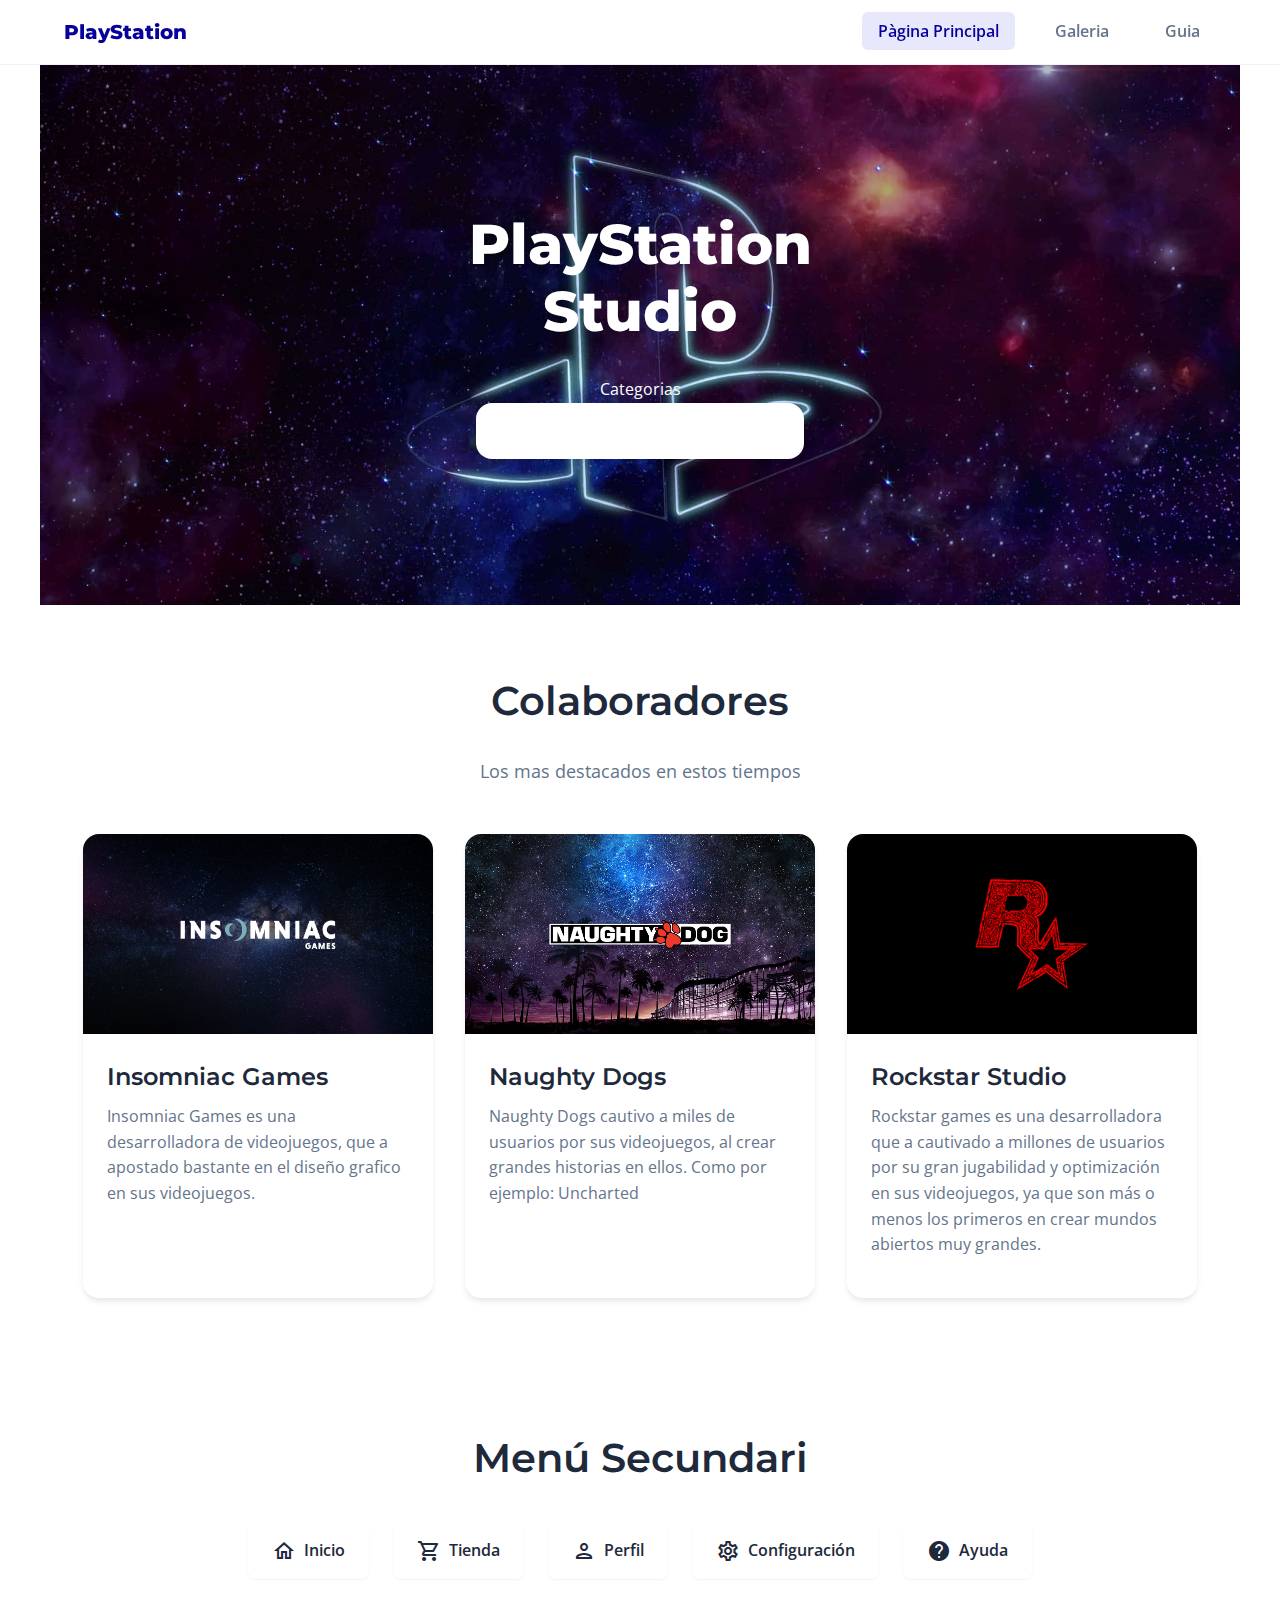
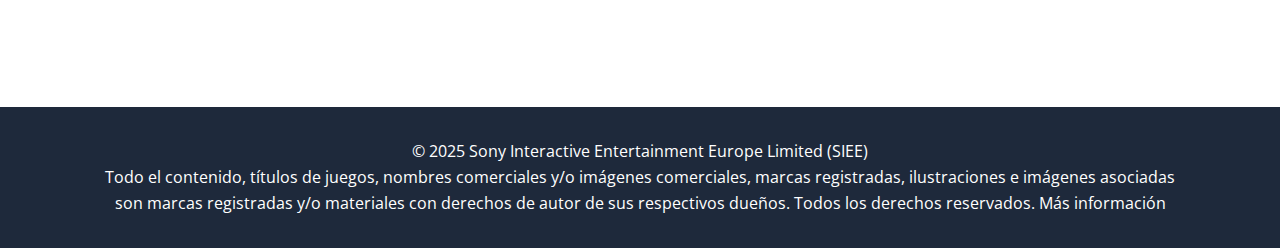
<file: index.html>
<!DOCTYPE html>
<html xmlns="http://www.w3.org/1999/xhtml">
<head>
    <meta charset="UTF-8">
    <meta name="viewport" content="width=device-width, initial-scale=1.0">
    <title>PlayStation Web</title>
    
<!-- Fuentes -->

    <link rel="preconnect" href="https://fonts.googleapis.com">
    <link rel="preconnect" href="https://fonts.gstatic.com" crossorigin>
    <link href="https://fonts.googleapis.com/css2?family=Montserrat:wght@400;600;800&family=Open+Sans:wght@300;400;600&display=swap" rel="stylesheet">
    <link href="https://fonts.googleapis.com/css2?family=Material+Icons+Outlined" rel="stylesheet">
    <link rel="stylesheet" href="estils.css">
</head>
<body>
    <nav class="navbar">
        <div class="nav-container">
            <div class="nav-brand">PlayStation</div>
            <ul class="nav-menu">
                <li><a href="index.html" class="nav-link active">Pàgina Principal</a></li>
                <li><a href="galeria.html" class="nav-link">Galeria</a></li>
                <li><a href="guia-estil.html" class="nav-link">Guia</a></li>
            </ul>
            </div>
        </div>
    </nav>

    <!-- Menú SUPERIOR -->

    <section class="hero">
        <div class="hero-img">
    
          <h1 class="hero-title">PlayStation<br>Studio</h1>
          <p class="hero-subtitle"><P>Categorias</P>
          <button class="hero-btn">
          <span class="material-icons-outlined">play_circle</span>

        </div>

        </button>
    </section>

    <!-- Cartas -->

    <section class="cards-section">
        <h2 class="section-title">Colaboradores</h2>
        <p class="section-subtitle">Los mas destacados en estos tiempos</p>
        
        <div class="cards-container">
            <div class="card card-linear">
                <div class="card-image" style="background-image: url('assets/img/LOGO\ INSOMNIAC.jpg');"></div>
                <div class="card-content">
                    <h3 class="card-title">Insomniac Games</h3>
                    <p class="card-description">Insomniac Games es una desarrolladora de videojuegos, que a apostado bastante en el diseño grafico en sus videojuegos.</p>
                    
                </div>
            </div>

            <div class="card card-ease">
                <div class="card-image" style="background-image: url('assets/img/PSX_169_01_ND2.jpg');"></div>
                <div class="card-content">
                    <h3 class="card-title">Naughty Dogs</h3>
                    <p class="card-description">Naughty Dogs cautivo a miles de usuarios por sus videojuegos, al crear grandes historias en ellos. Como por ejemplo: Uncharted</p>
                </div>
            </div>

            <div class="card card-ease-in-out">
                <div class="card-image" style="background-image: url('assets/img/Rockstar.jpeg');"></div>
                <div class="card-content">
                    <h3 class="card-title">Rockstar Studio</h3>
                    <p class="card-description">Rockstar games es una desarrolladora que a cautivado a millones de usuarios por su gran jugabilidad y optimización en sus videojuegos, ya que son más o menos los primeros en crear mundos abiertos muy grandes.</p>
                </div>
            </div>
        </div>
    </section>

    <!-- MENU Secundari -->

      <section class="menu-section">
        <h2 class="section-title">Menú Secundari</h2>
        <nav class="secondary-menu">
            <a href="#" class="menu-item">
                <span class="material-icons-outlined">home</span>
                Inicio
            </a>
            <a href="https://direct.playstation.com/es-es/hardware/ps5" class="menu-item">
                <span class="material-icons-outlined">shopping_cart</span>
                Tienda
            </a>
            <a href="https://my.account.sony.com/sonyacct/signin/?duid=0000000700090100f2ccfe0a8457c961ea5c5bf221e6a4307bf5dd86564c5d717098d0756c410f93&response_type=code&client_id=e4a62faf-4b87-4fea-8565-caaabb3ac918&scope=web%3Acore&access_type=offline&state=08c76c9ea9fe1b3e9ca1c7378c15d2fa00a2ab65a10b2149f4c0d51b17ebabe9&service_entity=urn%3Aservice-entity%3Apsn&ui=pr&smcid=web%3Apdc&redirect_uri=https%3A%2F%2Fweb.np.playstation.com%2Fapi%2Fsession%2Fv1%2Fsession%3Fredirect_uri%3Dhttps%253A%252F%252Fio.playstation.com%252Fcentral%252Fauth%252Flogin%253Flocale%253Des_ES%2526postSignInURL%253Dhttps%25253A%25252F%25252Fwww.playstation.com%25252Fes-es%25252F%2526cancelURL%253Dhttps%25253A%25252F%25252Fwww.playstation.com%25252Fes-es%25252F%26x-psn-app-ver%3D%2540sie-ppr-web-session%252Fsession%252Fv5.44.0&auth_ver=v3&error=login_required&error_code=4165&error_description=User+is+not+authenticated&no_captcha=true&cid=594e3b62-d86d-404e-bc37-7771e8fc1d41#/signin/input/id" class="menu-item">
                <span class="material-icons-outlined">person</span>
                Perfil
            </a>
            <a href="#" class="menu-item">
                <span class="material-icons-outlined">settings</span>
                Configuración
            </a>
            <a href="https://www.playstation.com/es-es/support/?smcid=pdc%3Aes-es%3Asupport-store%3Aprimary%20nav%3Amsg-support%3Aasistencia" class="menu-item">
                <span class="material-icons-outlined">help</span>
                Ayuda
            </a>
        </nav>
    </section>

    <!-- Footer -->

    <footer class="footer">
        <p>© 2025 Sony Interactive Entertainment Europe Limited (SIEE)<br>
Todo el contenido, títulos de juegos, nombres comerciales y/o imágenes comerciales, marcas registradas, ilustraciones e imágenes asociadas <br> son marcas registradas y/o materiales con derechos de autor de sus respectivos dueños. Todos los derechos reservados. Más información</p>
        </div>
    </footer>

</body>
</html>
</file>
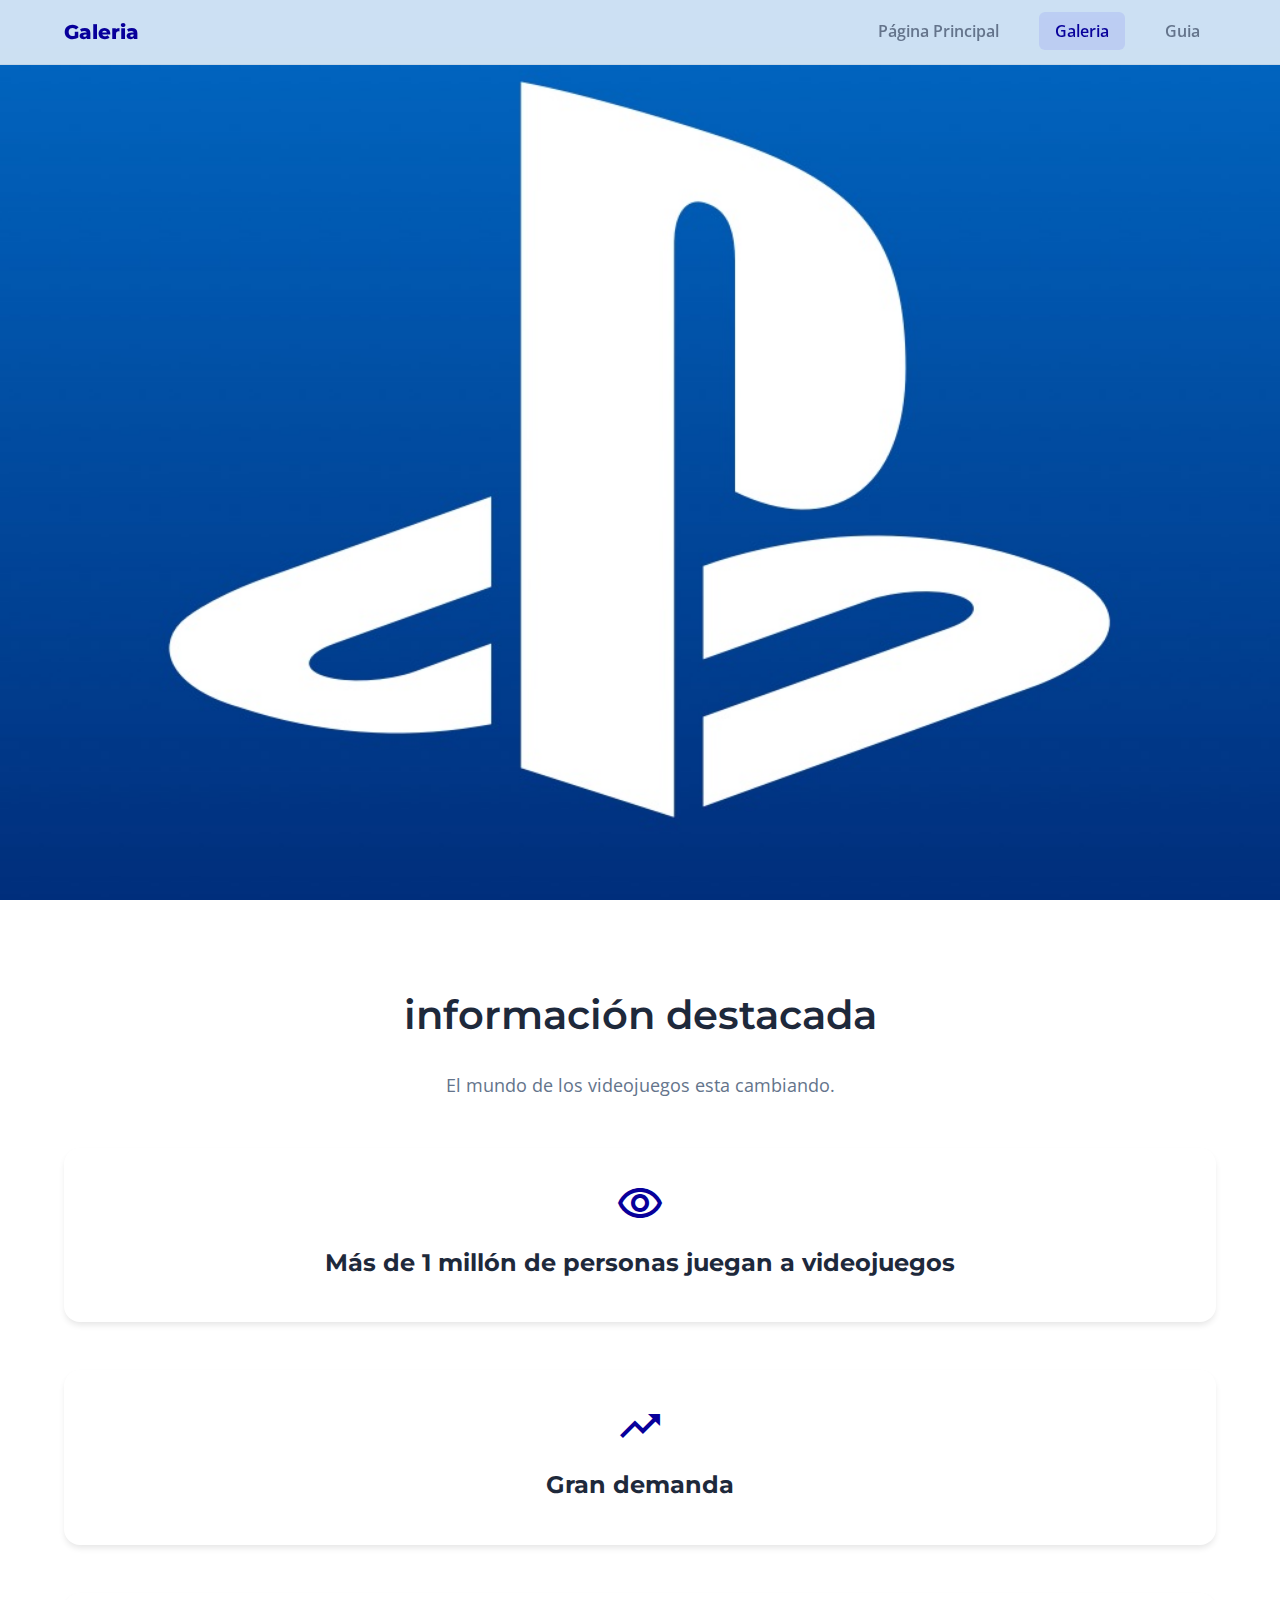
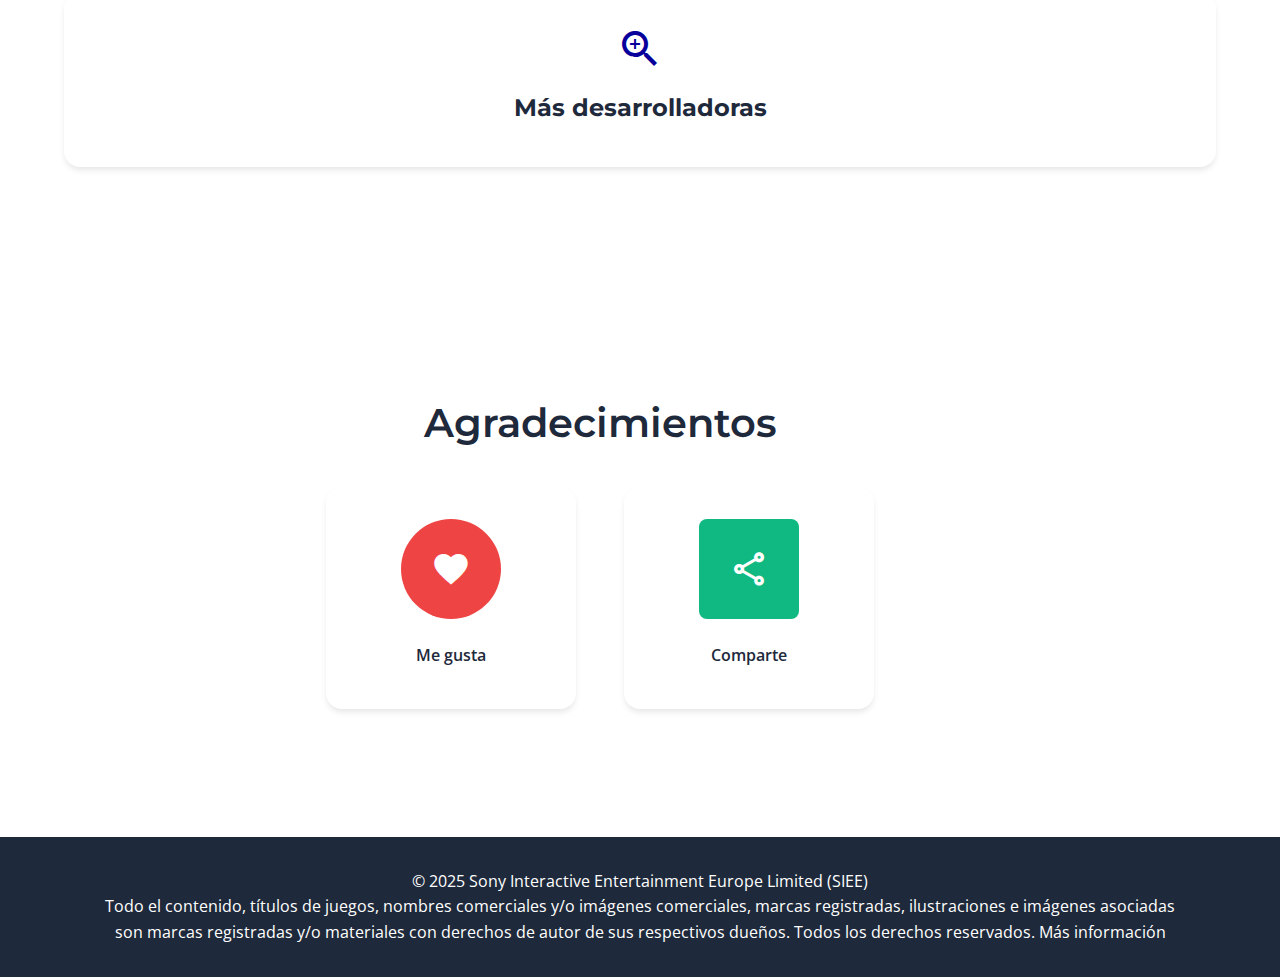
<file: galeria.html>
<!DOCTYPE html>
<html xmlns="http://www.w3.org/1999/xhtml">
<head>
    <meta charset="UTF-8">
    <meta name="viewport" content="width=device-width, initial-scale=1.0">
    <title>Galeria</title>

    <!-- Fuentes de estilos -->

    <link rel="preconnect" href="https://fonts.googleapis.com">
    <link rel="preconnect" href="https://fonts.gstatic.com" crossorigin>
    <link href="https://fonts.googleapis.com/css2?family=Montserrat:wght@400;600;800&family=Open+Sans:wght@300;400;600&display=swap" rel="stylesheet">
    <link href="https://fonts.googleapis.com/css2?family=Material+Icons+Outlined" rel="stylesheet">
    <link rel="stylesheet" href="estils.css">
</head>
<body>
    <!-- Menú Superior -->

    <nav class="navbar">
        <div class="nav-container">
            <div class="nav-brand">Galeria</div>
            <ul class="nav-menu">
                <li><a href="index.html" class="nav-link">Página Principal</a></li>
                <li><a href="galeria.html" class="nav-link active">Galeria</a></li>
                <li><a href="guia-estil.html" class="nav-link">Guia</a></li>
            </ul>
        </div>
    </nav>

    <section class="hero hero-small">
        <h1 class="hero-title">Galeria<br>de<br>Imagenes</h1>
    
    </section>

    <!-- animacion "Rotate" -->

   <section class="animation-showcase">
        <h2 class="section-title">Movimientos más fluidos</h2>
        <div class="animated-box">
            <img src="assets/img/PlayStation_App_Icon.jpg" style="width: 100%; height: 100%; object-fit: cover; position: absolute; top: 0; left: 0;">
        </div>
    </section>

    <!-- Casper -->

    <section class="scroll-reveal-section">
        <h2 class="section-title">información destacada</h2>
        <p class="section-subtitle">El mundo de los videojuegos esta cambiando.</p>
        
        <div class="reveal-item reveal-fade">
            <span class="material-icons-outlined">visibility</span>
            <h3>Más de 1 millón de personas juegan a videojuegos</h3>
        </div>

     <!-- Subida -->

        <div class="reveal-item reveal-slide">
            <span class="material-icons-outlined">trending_up</span>
            <h3>Gran demanda</h3>
        </div>

    <!-- Ant-man -->

        <div class="reveal-item reveal-scale">
            <span class="material-icons-outlined">zoom_in</span>
            <h3>Más desarrolladoras</h3>
        </div>
    </section>

    

    <section class="repetition-section">
        <h2 class="section-title">Agradecimientos</h2>
        
        <div class="animation-demo-container">
            <div class="demo-box">
                <div class="pulse-box">
                    <span class="material-icons-outlined">favorite</span>
                </div>
                <p class="demo-label">Me gusta</p>
            </div>

            <div class="demo-box">
                <div class="alternate-box">
                    <span class="material-icons-outlined">share</span>
                </div>
                <p class="demo-label">Comparte</p>
            </div>
        </div>
    </section>

    <footer class="footer">
        <p>© 2025 Sony Interactive Entertainment Europe Limited (SIEE)<br>
Todo el contenido, títulos de juegos, nombres comerciales y/o imágenes comerciales, marcas registradas, ilustraciones e imágenes asociadas <br> son marcas registradas y/o materiales con derechos de autor de sus respectivos dueños. Todos los derechos reservados. Más información</p>
        </p>
    </footer>
</body>
</html>
</file>
<file: estils.css>
:root {
    --primary: #08009b;
    --secondary: #000000;
    --success: #10b981;
    --danger: #ef4444;
    --dark: #1e293b;
    --light: #ffffff;
    --gray: #64748b;
    --white: #ffffff;
    
    --font-display: 'Montserrat', sans-serif;
    --font-body: 'Open Sans', sans-serif;
    
    --spacing-xs: 0.5rem;
    --spacing-sm: 1rem;
    --spacing-md: 1.5rem;
    --spacing-lg: 2rem;
    --spacing-xl: 3rem;
    --spacing-xxl: 4rem;
    
    --radius-sm: 0.375rem;
    --radius-md: 0.5rem;
    --radius-lg: 1rem;
    
    --shadow-sm: 0 1px 2px 0 rgba(0, 0, 0, 0.05);
    --shadow-md: 0 4px 6px -1px rgba(0, 0, 0, 0.1);
    --shadow-lg: 0 10px 15px -3px rgba(0, 0, 0, 0.1);
    --shadow-xl: 0 20px 25px -5px rgba(0, 0, 0, 0.1);
}


* {
    margin: 0;
    padding: 0;
    box-sizing: border-box;
}

html {
    font-size: 16px;
    scroll-behavior: smooth;
}

body {
    font-family: var(--font-body);
    line-height: 1.6;
    color: var(--dark);
    background-color: var(--light);
}

img {
    max-width: 100%;
    height: auto;
    display: block;
}

a {
    text-decoration: none;
    color: inherit;
}

button {
    border: none;
    background: none;
    cursor: pointer;
    font-family: inherit;
}

.autocenter {
    max-width: 1264px;
    margin-left: auto; 
    margin-right: auto;
    /* Padding lateral para que en móviles el contenido no se pegue a los bordes */
    padding-left: 20px;
    padding-right: 20px;
}

/* Aqui empezamos con NAV que da el cambio al menu superior de la página */

.navbar {
    position: sticky;
    top: 0;
    z-index: 1000;
    background: rgba(255, 255, 255, 0.8);
    backdrop-filter: blur(10px);
    border-bottom: 1px solid rgba(0, 0, 0, 0.05);
}

.nav-container {
    max-width: 1200px;
    margin: 0 auto;
    padding: var(--spacing-sm) var(--spacing-md);
    display: flex;
    justify-content: space-between;
    align-items: center;
}

.nav-brand {
    font-family: var(--font-display);
    font-weight: 800;
    font-size: 1.25rem;
    color: var(--primary);
}

.nav-menu {
    display: flex;
    list-style: none;
    gap: var(--spacing-md);
}

.nav-link {
    padding: var(--spacing-xs) var(--spacing-sm);
    color: var(--gray);
    font-weight: 600;
    border-radius: var(--radius-sm);
    transition: all 0.3s ease;
}

.nav-link:hover {
    color: var(--primary);
    background-color: rgba(99, 102, 241, 0.1);
    letter-spacing: 0.5px;
}

.nav-link.active {
    color: var(--primary);
    background-color: rgba(99, 102, 241, 0.15);
}

/* SECTION */

section {
    padding: var(--spacing-xxl) var(--spacing-md);
    max-width: 1200px;
    margin: 0 auto;
}

.section-title {
    font-family: var(--font-display);
    font-weight: 600;
    font-size: 2.5rem;
    text-align: center;
    margin-bottom: var(--spacing-md);
    color: var(--dark);
}

.section-subtitle {
    text-align: center;
    color: var(--gray);
    margin-bottom: var(--spacing-xl);
    font-size: 1.125rem;
}

.subsection-title {
    font-family: var(--font-display);
    font-weight: 600;
    font-size: 1.5rem;
    margin-bottom: var(--spacing-md);
}

/* ==================== HERO ==================== */
.hero {
    padding: var(--spacing-xxl) var(--spacing-md);
    text-align: center;
    background-image: url("assets/img/portada\ ps\ 2.jpg");
    background-size: cover;
    background-position: center;
    color: var(--white);
    min-height: 60vh;
    display: flex;
    flex-direction: column;
    justify-content: center;
    align-items: center;
}

.hero-small {
    min-height: 40vh;
}

.hero-title {
    font-family: var(--font-display);
    font-weight: 800;
    font-size: 3.5rem;
    line-height: 1.2;
    margin-bottom: var(--spacing-sm);
}

.hero-subtitle {
    font-size: 1.25rem;
    margin-bottom: var(--spacing-lg);
    opacity: 0.95;
}

.hero-btn {
    display: inline-flex;
    align-items: center;
    gap: var(--spacing-xs);
    padding: var(--spacing-sm) var(--spacing-lg);
    background-color: var(--white);
    color: var(--primary);
    font-weight: 600;
    font-size: 1.125rem;
    border-radius: var(--radius-lg);
    box-shadow: var(--shadow-lg);
    transition: all 0.3s ease-in-out;
}

.hero-btn:hover {
    transform: translateY(-3px) scale(1.05);
    box-shadow: var(--shadow-xl);
}

.hero-btn .material-icons-outlined {
    font-size: 1.5rem;
    transition: transform 0.3s ease;
}

.hero-btn:hover .material-icons-outlined {
    transform: rotate(90deg);
}
.cards-container {
    display: flex;
    gap: var(--spacing-lg);
    flex-wrap: wrap;
    justify-content: center;
}

.card {
    flex: 1;
    min-width: 280px;
    max-width: 350px;
    background: var(--white);
    border-radius: var(--radius-lg);
    overflow: hidden;
    box-shadow: var(--shadow-md);
    cursor: pointer;
    transition: all 0.6s;
}

.card-image {
    width: 100%;
    height: 200px;
    background-size: cover;
    background-position: center;
    transition: all 0.6s;
}

.card-content {
    padding: var(--spacing-md);
}

.card-title {
    font-family: var(--font-display);
    font-weight: 600;
    font-size: 1.5rem;
    margin-bottom: var(--spacing-xs);
}

.card-description {
    color: var(--gray);
    margin-bottom: var(--spacing-sm);
}

.card-timing {
    display: inline-block;
    padding: var(--spacing-xs) var(--spacing-sm);
    background-color: var(--light);
    border-radius: var(--radius-sm);
    font-size: 0.875rem;
    color: var(--primary);
    font-family: monospace;
}

.card:hover {
    transform: scale(1.05);
    box-shadow: var(--shadow-xl);
}

.card:hover .card-image {
    transform: scale(1.1);
    filter: brightness(1.1);
}

.card-linear {
    transition-timing-function: linear;
}

.card-linear .card-image {
    transition-timing-function: linear;
}

.card-ease {
    transition-timing-function: ease;
}

.card-ease .card-image {
    transition-timing-function: ease;
}

.card-ease-in-out {
    transition-timing-function: ease-in-out;
}

.card-ease-in-out .card-image {
    transition-timing-function: ease-in-out;
}
.secondary-menu {
    display: flex;
    justify-content: center;
    gap: var(--spacing-md);
    flex-wrap: wrap;
    margin-top: var(--spacing-lg);
}

.menu-item {
    display: flex;
    align-items: center;
    gap: var(--spacing-xs);
    padding: var(--spacing-sm) var(--spacing-md);
    background: var(--white);
    border-radius: var(--radius-md);
    box-shadow: var(--shadow-sm);
    color: var(--dark);
    font-weight: 600;
    transition: all 0.4s ease-out;
}

.menu-item:hover {
    background: var(--primary);
    color: var(--white);
    transform: translateY(-5px);
    box-shadow: var(--shadow-lg);
    letter-spacing: 1px;
}

.menu-item .material-icons-outlined {
    transition: transform 0.4s ease-out;
}

.menu-item:hover .material-icons-outlined {
    transform: rotate(360deg);
}

@keyframes spin {
    to { transform: rotate(360deg); }
}

/* ==================== ANIMACIÓ PRINCIPAL ==================== */
.animation-showcase {
    background: var(--white);
    border-radius: var(--radius-lg);
    padding: var(--spacing-xl);
    margin: var(--spacing-lg) 0;
    box-shadow: var(--shadow-md);
    display: flex;
    flex-direction: column;
    align-items: center;
}

.animated-box {
    width: 150px;
    height: 150px;
    margin: var(--spacing-xl) auto;
    background: linear-gradient(135deg, var(--primary), var(--secondary));
    border-radius: var(--radius-lg);
    display: flex;
    flex-direction: column;
    align-items: center;
    justify-content: center;
    color: var(--white);
    font-weight: 600;
    animation: bounceAndSpin 3s ease-in-out infinite;
    box-shadow: var(--shadow-lg);
}

.animated-box .material-icons-outlined {
    font-size: 3rem;
}

.animation-info {
    text-align: center;
    color: var(--gray);
    font-style: italic;
}
.pulse-box {
    background: var(--danger);
    border-radius: 100%;
    animation: pulse 1.5s ease-in-out infinite;
}
.alternate-box {
    background: var(--success);
    border-radius: var(--radius-md);
    animation: slideAlternate 2s ease-in-out infinite alternate;
}
.pulse-box .material-icons-outlined,
.alternate-box .material-icons-outlined {
    font-size: 2.5rem;
}

@keyframes bounceAndSpin {
    0%, 100% {
        transform: translateY(0) rotate(0deg);
        background: linear-gradient(135deg, var(--primary), var(--secondary));
        opacity: 1;
    }
    25% {
        transform: translateY(-30px) rotate(90deg);
        background: linear-gradient(135deg, var(--secondary), var(--success));
    }
    50% {
        transform: translateY(0) rotate(180deg);
        background: linear-gradient(135deg, var(--success), var(--primary));
        opacity: 0.8;
    }
    75% {
        transform: translateY(-30px) rotate(270deg);
        background: linear-gradient(135deg, var(--primary), var(--secondary));
    }
}

/* ==================== SCROLL REVEAL ==================== */
.scroll-reveal-section {
    padding: var(--spacing-xxl) var(--spacing-md);
}

.reveal-item {
    padding: var(--spacing-lg);
    margin: var(--spacing-xl) 0;
    background: var(--white);
    border-radius: var(--radius-lg);
    box-shadow: var(--shadow-md);
    text-align: center;
}

.reveal-item .material-icons-outlined {
    font-size: 3rem;
    color: var(--primary);
    margin-bottom: var(--spacing-sm);
}

.reveal-item h3 {
    font-family: var(--font-display);
    font-size: 1.5rem;
    margin-bottom: var(--spacing-xs);
}

@supports (animation-timeline: view()) {
    .reveal-fade {
        animation: fadeIn linear;
        animation-timeline: view();
        animation-range: entry 0% cover 30%;
    }
    
    .reveal-slide {
        animation: slideUp linear;
        animation-timeline: view();
        animation-range: entry 0% cover 30%;
    }
    
    .reveal-scale {
        animation: scaleIn linear;
        animation-timeline: view();
        animation-range: entry 0% cover 30%;
    }
}

@supports not (animation-timeline: view()) {
    .reveal-item {
        animation: fadeInFallback 1s ease-out;
    }
}

@keyframes fadeIn {
    from { opacity: 0; }
    to { opacity: 1; }
}

@keyframes slideUp {
    from {
        opacity: 0;
        transform: translateY(50px);
    }
    to {
        opacity: 1;
        transform: translateY(0);
    }
}

@keyframes scaleIn {
    from {
        opacity: 0;
        transform: scale(0.8);
    }
    to {
        opacity: 1;
        transform: scale(1);
    }
}

@keyframes fadeInFallback {
    from {
        opacity: 0;
        transform: translateY(20px);
    }
    to {
        opacity: 1;
        transform: translateY(0);
    }
}

.repetition-section {
    background: var(--light);
    padding: var(--spacing-xxl) var(--spacing-md);
    margin: var(--spacing-xl) 0;
    border-radius: var(--radius-lg);
}

.animation-demo-container {
    display: flex;
    gap: var(--spacing-xl);
    justify-content: center;
    flex-wrap: wrap;
    margin-top: var(--spacing-lg);
}
.demo-box {
    text-align: center;
    background: var(--white);
    padding: var(--spacing-lg);
    border-radius: var(--radius-lg);
    box-shadow: var(--shadow-md);
    min-width: 250px;
}

.demo-label {
    font-weight: 600;
    margin-bottom: var(--spacing-xs);
    color: var(--dark);
}

.demo-code {
    display: block;
    font-family: monospace;
    font-size: 0.875rem;
    color: var(--gray);
    background: var(--light);
    padding: var(--spacing-xs);
    border-radius: var(--radius-sm);
    margin-top: var(--spacing-xs);
}

.pulse-box,
.alternate-box {
    width: 100px;
    height: 100px;
    display: flex;
    align-items: center;
    justify-content: center;
    color: var(--white);
    margin: 0 auto var(--spacing-md);
}

.footer {
    background: var(--dark);
    color: var(--white);
    text-align: center;
    padding: var(--spacing-lg);
    margin-top: var(--spacing-xxl);
}

@keyframes pulse {
    0%, 100% {
        transform: scale(1);
        box-shadow: 0 0 0 0 rgba(8, 0, 255, 0.7);
    }
    50% {
        transform: scale(1.1);
        box-shadow: 0 0 0 15px rgba(239, 68, 68, 0);
    }
}

@keyframes slideAlternate {
    from { transform: translateX(-30px); }
    to { transform: translateX(30px); }
}
</file>
